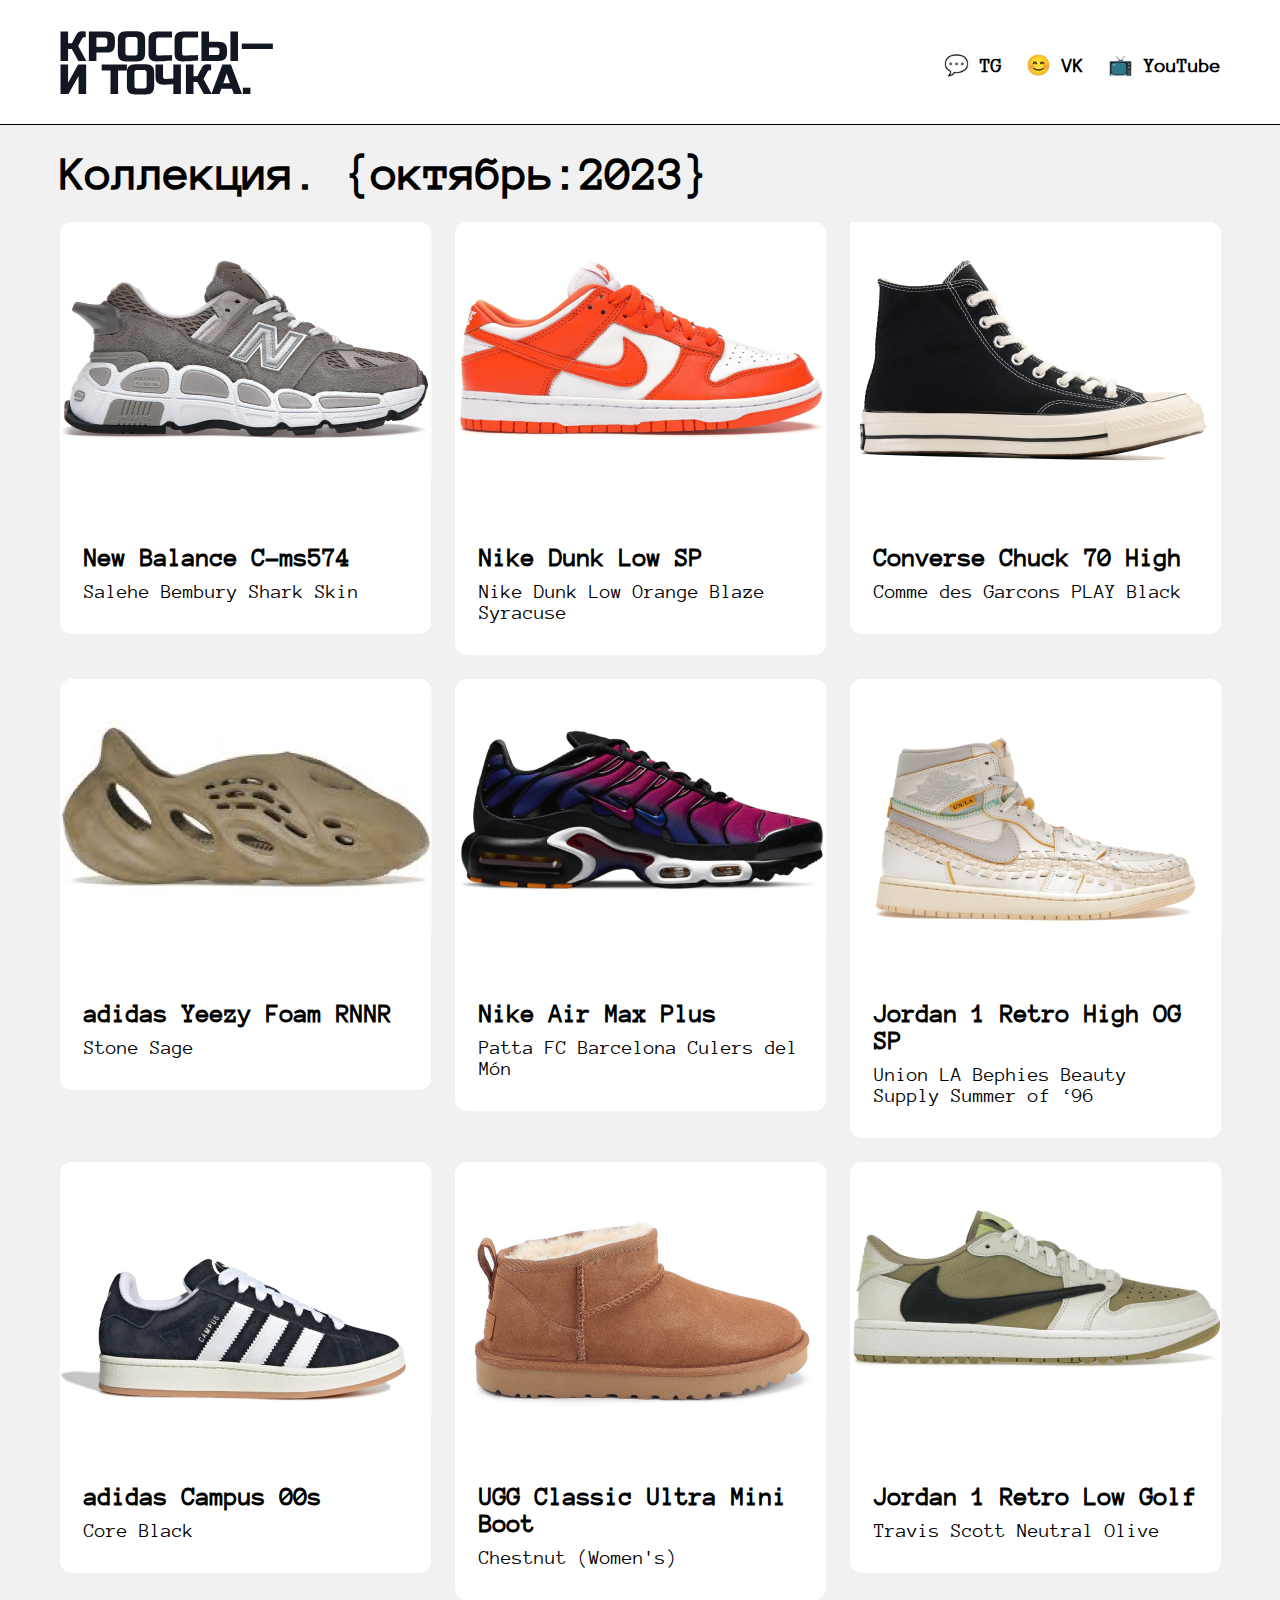
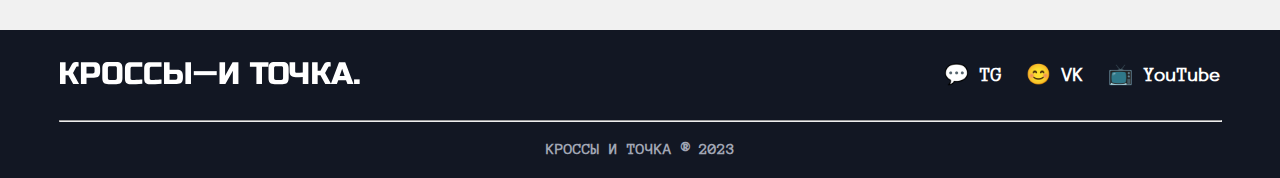
<file: index.html>
<!DOCTYPE html>
<html lang="ru">
  <head>
    <meta charset="UTF-8" />
    <meta name="viewport" content="width=device-width, initial-scale=1.0" />
    <link rel="shortcut icon" href="img/ico.png" type="image/png" />
    <link rel="stylesheet" href="styles/style.css" />
    <title>Кросы и точка</title>
  </head>
  <body>
    <header class="header">
      <div class="container">
        <a class="logo-header" href="/index.html">
          <img src="img/logo.svg" alt="logo" />
        </a>
        <div class="social-block">
          <a href="#"><li class="menu-item">💬 TG</li></a>
          <a href="#"><li class="menu-item">😊 VK</li></a>
          <a href="#"><li class="menu-item">📺 YouTube</li></a>
        </div>
      </div>
    </header>

    <main class="main">
      <div class="container">
        <h2 class="main-title">Коллекция. {октябрь:2023}</h2>
        <div class="main-items">
          <a href="pages/balance.html" class="main-item">
            <div class="main-item-img">
              <img src="img/image 6.png" alt="New Balance C-ms574" />
            </div>
            <div class="main-item-content">
              <div class="main-item-title">New Balance C-ms574</div>
              <div class="main-item-details">Salehe Bembury Shark Skin</div>
            </div>
          </a>
          <a href="pages/nike.html" class="main-item">
            <div class="main-item-img">
              <img src="img/image 7.png" alt="Nike Dunk Low SP" />
            </div>
            <div class="main-item-content">
              <div class="main-item-title">Nike Dunk Low SP</div>
              <div class="main-item-details">
                Nike Dunk Low Orange Blaze Syracuse
              </div>
            </div>
          </a>
          <a href="pages/converse.html" class="main-item">
            <div class="main-item-img">
              <img src="img/image 10.png" alt="Converse Chuck 70 High" />
            </div>
            <div class="main-item-content">
              <div class="main-item-title">Converse Chuck 70 High</div>
              <div class="main-item-details">Comme des Garcons PLAY Black</div>
            </div>
          </a>
          <div class="main-item">
            <div class="main-item-img">
              <img src="img/image 9.png" alt="adidas Yeezy Foam RNNR" />
            </div>
            <div class="main-item-content">
              <div class="main-item-title">adidas Yeezy Foam RNNR</div>
              <div class="main-item-details">Stone Sage</div>
            </div>
          </div>
          <div class="main-item">
            <div class="main-item-img">
              <img
                src="img/image 1.png"
                alt="Converse Chuck Taylor All Star 70 Hi"
              />
            </div>
            <div class="main-item-content">
              <div class="main-item-title">Nike Air Max Plus</div>
              <div class="main-item-details">
                Patta FC Barcelona Culers del Món
              </div>
            </div>
          </div>
          <div class="main-item">
            <div class="main-item-img">
              <img src="img/image 2.png" alt="Jordan 1 Retro High OG SP" />
            </div>
            <div class="main-item-content">
              <div class="main-item-title">Jordan 1 Retro High OG SP</div>
              <div class="main-item-details">
                Union LA Bephies Beauty Supply Summer of ‘96
              </div>
            </div>
          </div>
          <div class="main-item">
            <div class="main-item-img">
              <img src="img/image 3.png" alt="adidas Campus 00s" />
            </div>
            <div class="main-item-content">
              <div class="main-item-title">adidas Campus 00s</div>
              <div class="main-item-details">Core Black</div>
            </div>
          </div>
          <div class="main-item">
            <div class="main-item-img">
              <img src="img/image 5.png" alt="UGG Classic Ultra Mini Boot" />
            </div>
            <div class="main-item-content">
              <div class="main-item-title">UGG Classic Ultra Mini Boot</div>
              <div class="main-item-details">Chestnut (Women's)</div>
            </div>
          </div>
          <div class="main-item">
            <div class="main-item-img">
              <img src="img/image 8.png" alt="Jordan 1 Retro Low Golf" />
            </div>
            <div class="main-item-content">
              <div class="main-item-title">Jordan 1 Retro Low Golf</div>
              <div class="main-item-details">Travis Scott Neutral Olive</div>
            </div>
          </div>
        </div>
      </div>
    </main>

    <footer class="footer">
      <div class="container">
        <div class="logo-footer">
          <img src="img/logo-footer.svg" alt="logo" />
        </div>
        <div class="social-block">
          <a href="#"><li class="menu-item">💬 TG</li></a>
          <a href="#"><li class="menu-item">😊 VK</li></a>
          <a href="#"><li class="menu-item">📺 YouTube</li></a>
        </div>
      </div>
      <hr />
      <div class="end-footer">КРОССЫ И ТОЧКА ® 2023</div>
    </footer>
  </body>
</html>
</file>
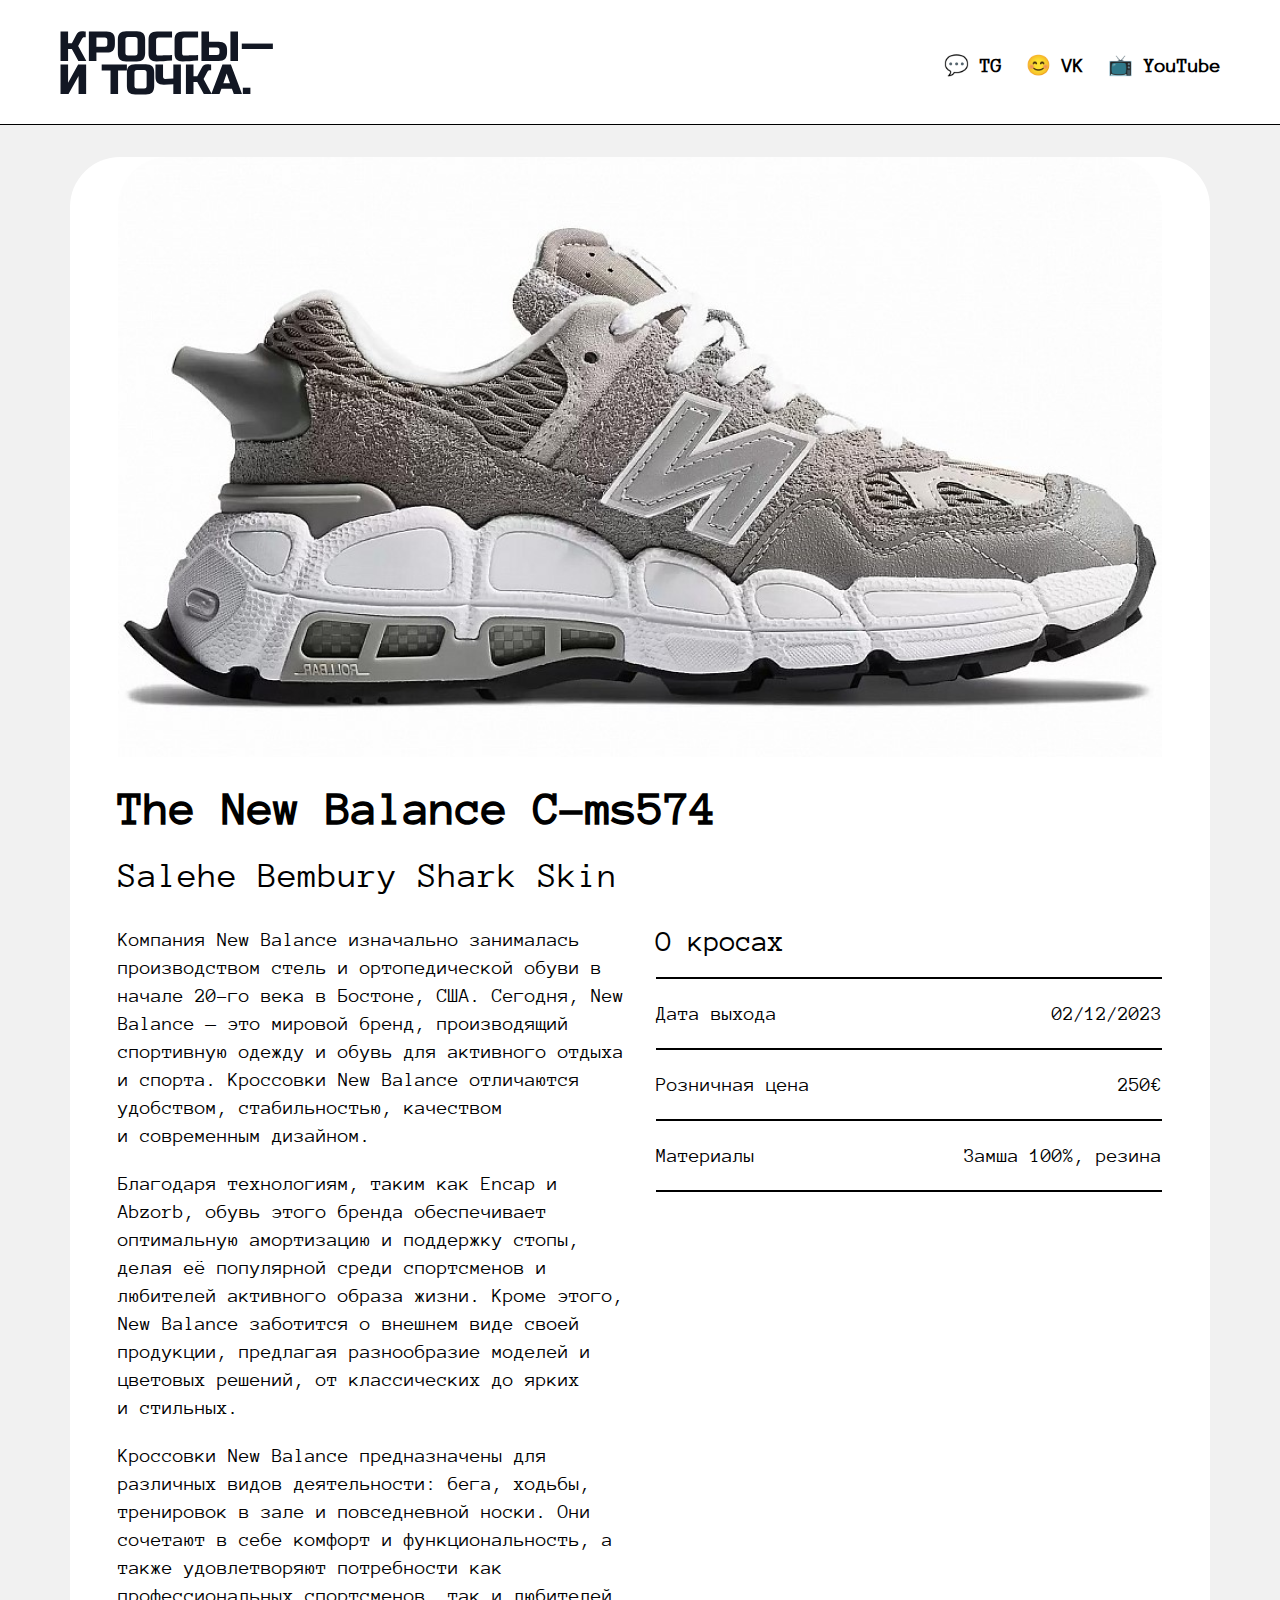
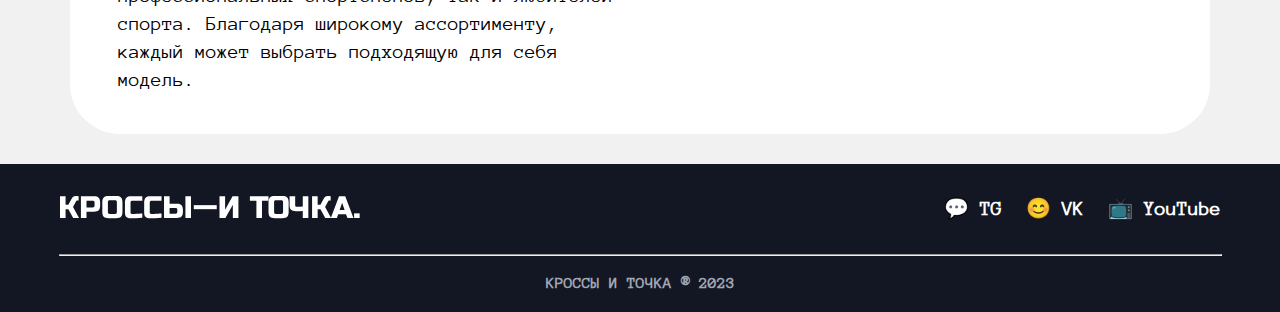
<file: pages/balance.html>
<!DOCTYPE html>
<html lang="en">
  <head>
    <meta charset="UTF-8" />
    <meta name="viewport" content="width=device-width, initial-scale=1.0" />
    <link rel="shortcut icon" href="../img/ico.png" type="image/png" />
    <link rel="stylesheet" href="../styles/style.css" />
    <title>New Balance C-ms574</title>
  </head>
  <body>
    <header class="header">
      <div class="container">
        <a class="logo-header" href="../index.html">
          <img src="../img/logo.svg" alt="logo" />
        </a>
        <div class="social-block">
          <a href="#"><li class="menu-item">💬 TG</li></a>
          <a href="#"><li class="menu-item">😊 VK</li></a>
          <a href="#"><li class="menu-item">📺 YouTube</li></a>
        </div>
      </div>
    </header>

    <main class="main">
      <div class="main-conteiner">
        <div class="main-img">
          <img src="../img/the-new-balance-c-ms574-big__img.png" alt="nike" />
        </div>
        <div class="main-text">
          <h1 class="main-title">The New Balance C-ms574</h1>
          <div class="main-slogan">Salehe Bembury Shark Skin</div>
          <div class="main-content">
            <div class="main-discription">
              <p>
                Компания New Balance изначально занималась производством стель
                и ортопедической обуви в начале 20-го века в Бостоне, США.
                Сегодня, New Balance — это мировой бренд, производящий
                спортивную одежду и обувь для активного отдыха и спорта.
                Кроссовки New Balance отличаются удобством, стабильностью,
                качеством и современным дизайном.
              </p>
              <p>
                Благодаря технологиям, таким как Encap и Abzorb, обувь этого
                бренда обеспечивает оптимальную амортизацию и поддержку стопы,
                делая её популярной среди спортсменов и любителей активного
                образа жизни. Кроме этого, New Balance заботится о внешнем виде
                своей продукции, предлагая разнообразие моделей и цветовых
                решений, от классических до ярких и стильных.
              </p>
              <p>
                Кроссовки New Balance предназначены для различных видов
                деятельности: бега, ходьбы, тренировок в зале и повседневной
                носки. Они сочетают в себе комфорт и функциональность, а также
                удовлетворяют потребности как профессиональных спортсменов, так
                и любителей спорта. Благодаря широкому ассортименту, каждый
                может выбрать подходящую для себя модель.
              </p>
            </div>
            <div class="main-sneakers-info">
              <div class="info-title">О кросах</div>
              <div class="line-info"></div>
              <div class="info-data">
                <div class="date-release">Дата выхода</div>
                <div class="date">02/12/2023</div>
              </div>
              <div class="line-info"></div>
              <div class="info-data">
                <div class="price-title">Розничная цена</div>
                <div class="price">250€</div>
              </div>
              <div class="line-info"></div>
              <div class="info-data">
                <div class="material-title">Материалы</div>
                <div class="material-compound">Замша 100%, резина</div>
              </div>
              <div class="line-info"></div>
            </div>
          </div>
        </div>
      </div>
    </main>

    <footer class="footer">
      <div class="container">
        <div class="logo-footer">
          <img src="../img/logo-footer.svg" alt="logo" />
        </div>
        <div class="social-block">
          <a href="#"><li class="menu-item">💬 TG</li></a>
          <a href="#"><li class="menu-item">😊 VK</li></a>
          <a href="#"><li class="menu-item">📺 YouTube</li></a>
        </div>
      </div>
      <hr />
      <div class="end-footer">КРОССЫ И ТОЧКА ® 2023</div>
    </footer>
  </body>
</html>
</file>
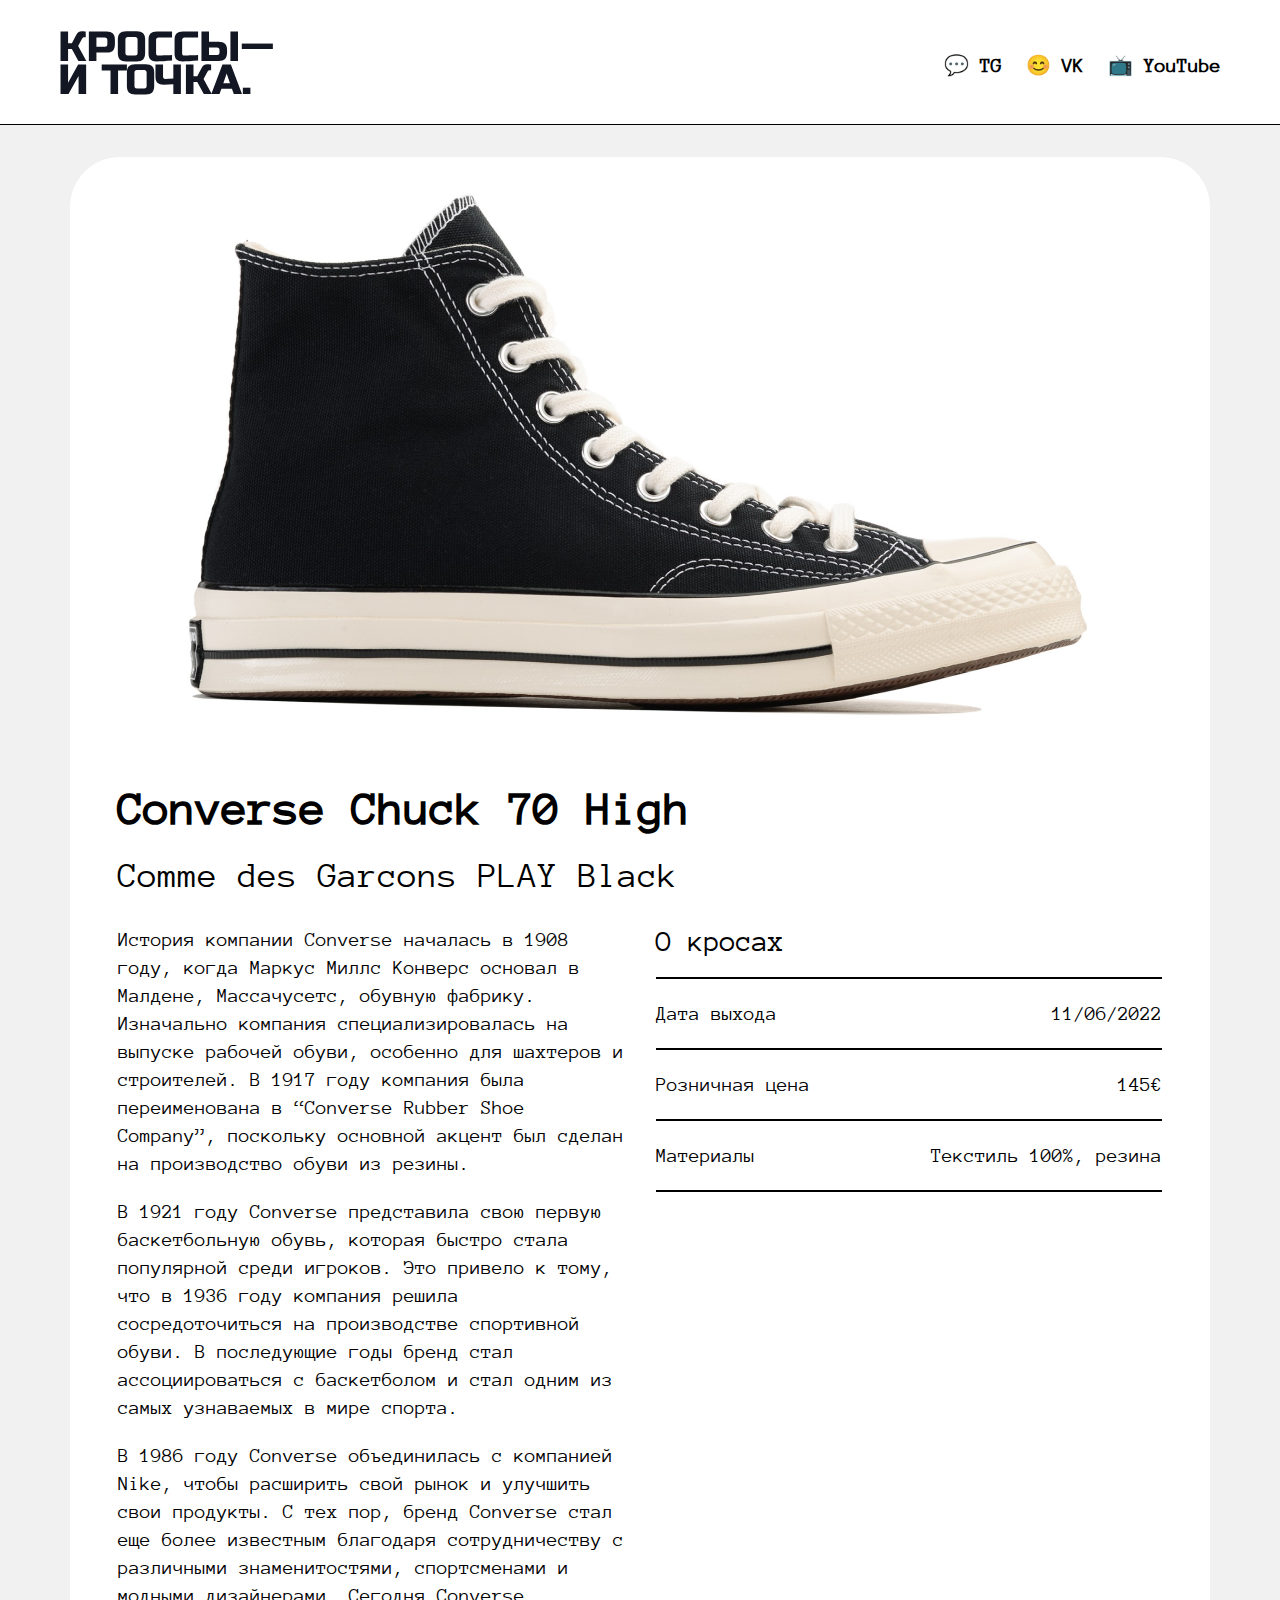
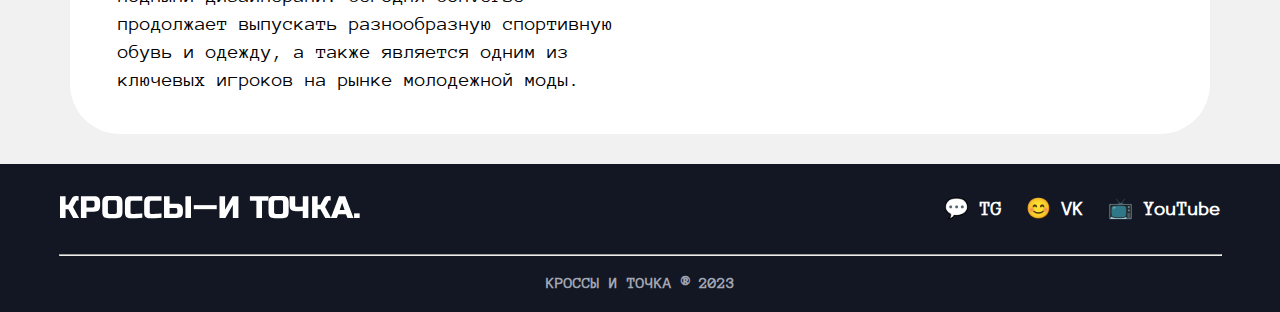
<file: pages/converse.html>
<!DOCTYPE html>
<html lang="en">
  <head>
    <meta charset="UTF-8" />
    <meta name="viewport" content="width=device-width, initial-scale=1.0" />
    <link rel="shortcut icon" href="../img/ico.png" type="image/png" />
    <link rel="stylesheet" href="../styles/style.css" />
    <title>Converse Chuck 70 High</title>
  </head>
  <body>
    <header class="header">
      <div class="container">
        <a class="logo-header" href="../index.html">
          <img src="../img/logo.svg" alt="logo" />
        </a>
        <div class="social-block">
          <a href="#"><li class="menu-item">💬 TG</li></a>
          <a href="#"><li class="menu-item">😊 VK</li></a>
          <a href="#"><li class="menu-item">📺 YouTube</li></a>
        </div>
      </div>
    </header>

    <main class="main">
      <div class="main-conteiner">
        <div class="main-img">
          <img
            src="../img/converse-chuck-70-high-big__img.png"
            alt="converse"
          />
        </div>
        <div class="main-text">
          <h1 class="main-title">Converse Chuck 70 High</h1>
          <div class="main-slogan">Comme des Garcons PLAY Black</div>
          <div class="main-content">
            <div class="main-discription">
              <p>
                История компании Converse началась в 1908 году, когда Маркус
                Миллс Конверс основал в Малдене, Массачусетс, обувную фабрику.
                Изначально компания специализировалась на выпуске рабочей обуви,
                особенно для шахтеров и строителей. В 1917 году компания была
                переименована в “Converse Rubber Shoe Company”, поскольку
                основной акцент был сделан на производство обуви из резины.
              </p>
              <p>
                В 1921 году Converse представила свою первую баскетбольную
                обувь, которая быстро стала популярной среди игроков. Это
                привело к тому, что в 1936 году компания решила сосредоточиться
                на производстве спортивной обуви. В последующие годы бренд стал
                ассоциироваться с баскетболом и стал одним из самых узнаваемых в
                мире спорта.
              </p>
              <p>
                В 1986 году Converse объединилась с компанией Nike, чтобы
                расширить свой рынок и улучшить свои продукты. С тех пор, бренд
                Converse стал еще более известным благодаря сотрудничеству с
                различными знаменитостями, спортсменами и модными дизайнерами.
                Сегодня Converse продолжает выпускать разнообразную спортивную
                обувь и одежду, а также является одним из ключевых игроков на
                рынке молодежной моды.
              </p>
            </div>
            <div class="main-sneakers-info">
              <div class="info-title">О кросах</div>
              <div class="line-info"></div>
              <div class="info-data">
                <div class="date-release">Дата выхода</div>
                <div class="date">11/06/2022</div>
              </div>
              <div class="line-info"></div>
              <div class="info-data">
                <div class="price-title">Розничная цена</div>
                <div class="price">145€</div>
              </div>
              <div class="line-info"></div>
              <div class="info-data">
                <div class="material-title">Материалы</div>
                <div class="material-compound">Текстиль 100%, резина</div>
              </div>
              <div class="line-info"></div>
            </div>
          </div>
        </div>
      </div>
    </main>

    <footer class="footer">
      <div class="container">
        <div class="logo-footer">
          <img src="../img/logo-footer.svg" alt="logo" />
        </div>
        <div class="social-block">
          <a href="#"><li class="menu-item">💬 TG</li></a>
          <a href="#"><li class="menu-item">😊 VK</li></a>
          <a href="#"><li class="menu-item">📺 YouTube</li></a>
        </div>
      </div>
      <hr />
      <div class="end-footer">КРОССЫ И ТОЧКА ® 2023</div>
    </footer>
  </body>
</html>
</file>
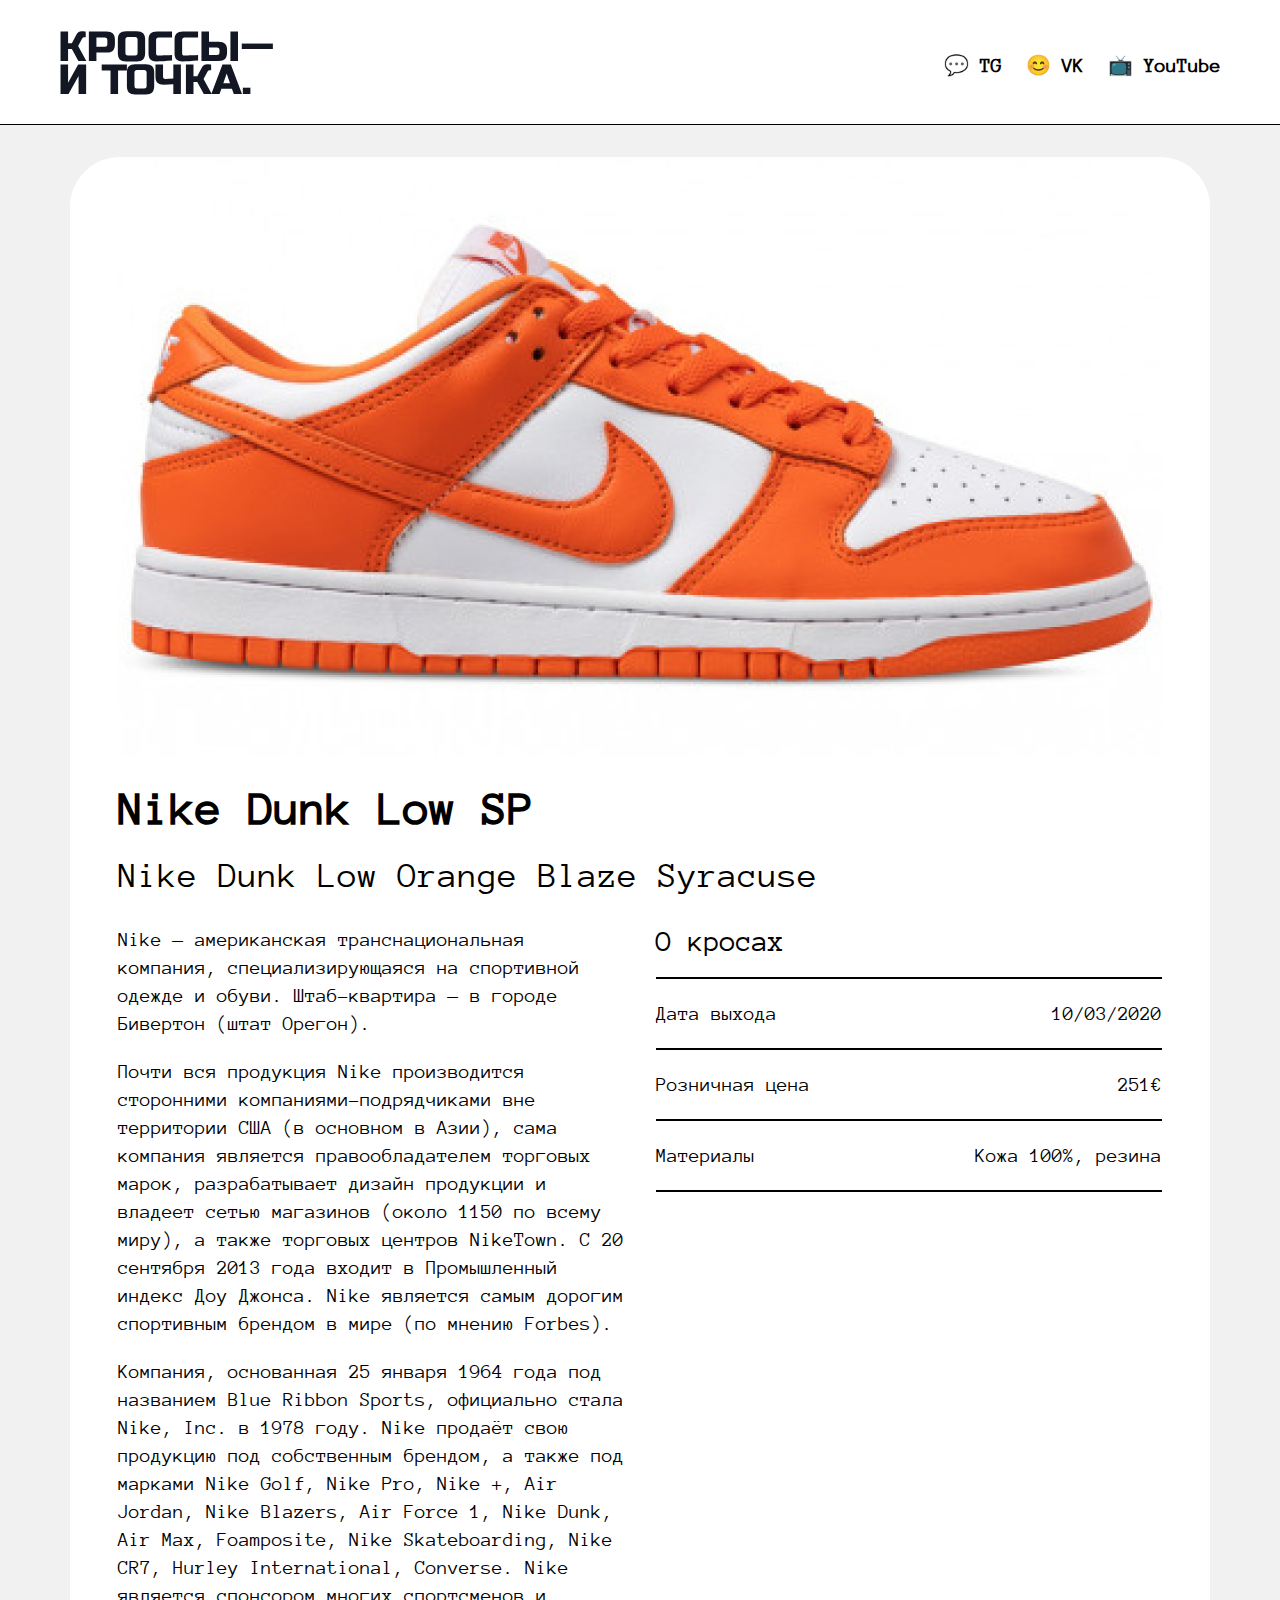
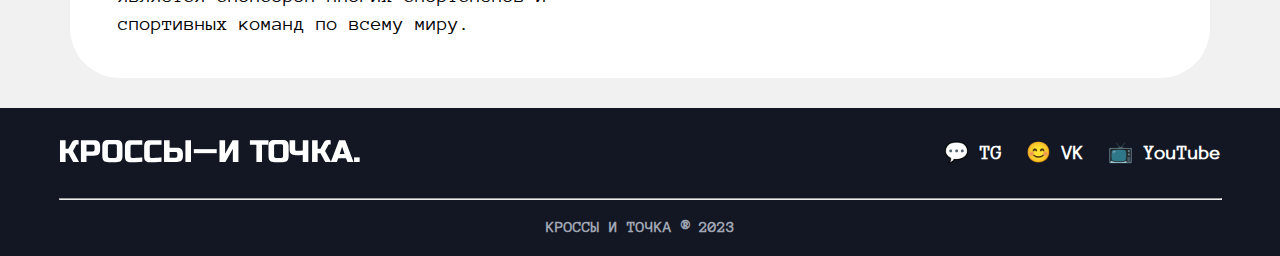
<file: pages/nike.html>
<!DOCTYPE html>
<html lang="en">
  <head>
    <meta charset="UTF-8" />
    <meta name="viewport" content="width=device-width, initial-scale=1.0" />
    <link rel="shortcut icon" href="../img/ico.png" type="image/png" />
    <link rel="stylesheet" href="../styles/style.css" />
    <title>Nike Air Max Plus</title>
  </head>
  <body>
    <header class="header">
      <div class="container">
        <a class="logo-header" href="../index.html">
          <img src="../img/logo.svg" alt="logo" />
        </a>
        <div class="social-block">
          <a href="#"><li class="menu-item">💬 TG</li></a>
          <a href="#"><li class="menu-item">😊 VK</li></a>
          <a href="#"><li class="menu-item">📺 YouTube</li></a>
        </div>
      </div>
    </header>

    <main class="main">
      <div class="main-conteiner">
        <div class="main-img">
          <img src="../img/nike-dunk-low-sp-big__img.png" alt="nike" />
        </div>
        <div class="main-text">
          <h1 class="main-title">Nike Dunk Low SP</h1>
          <div class="main-slogan">Nike Dunk Low Orange Blaze Syracuse</div>
          <div class="main-content">
            <div class="main-discription">
              <p>
                Nike — американская транснациональная компания,
                специализирующаяся на спортивной одежде и обуви. Штаб-квартира —
                в городе Бивертон (штат Орегон).
              </p>
              <p>
                Почти вся продукция Nike производится сторонними
                компаниями-подрядчиками вне территории США (в основном в Азии),
                сама компания является правообладателем торговых марок,
                разрабатывает дизайн продукции и владеет сетью магазинов (около
                1150 по всему миру), а также торговых центров NikeTown. С 20
                сентября 2013 года входит в Промышленный индекс Доу Джонса. Nike
                является самым дорогим спортивным брендом в мире (по мнению
                Forbes).
              </p>
              <p>
                Компания, основанная 25 января 1964 года под названием Blue
                Ribbon Sports, официально стала Nike, Inc. в 1978 году. Nike
                продаёт свою продукцию под собственным брендом, а также под
                марками Nike Golf, Nike Pro, Nike +, Air Jordan, Nike Blazers,
                Air Force 1, Nike Dunk, Air Max, Foamposite, Nike Skateboarding,
                Nike CR7, Hurley International, Converse. Nike является
                спонсором многих спортсменов и спортивных команд по всему миру.
              </p>
            </div>
            <div class="main-sneakers-info">
              <h3 class="info-title">О кросах</h3>
              <div class="line-info"></div>
              <div class="info-data">
                <div class="date-release">Дата выхода</div>
                <div class="date">10/03/2020</div>
              </div>
              <div class="line-info"></div>
              <div class="info-data">
                <div class="price-title">Розничная цена</div>
                <div class="price">251€</div>
              </div>
              <div class="line-info"></div>
              <div class="info-data">
                <div class="material-title">Материалы</div>
                <div class="material-compound">Кожа 100%, резина</div>
              </div>
              <div class="line-info"></div>
            </div>
          </div>
        </div>
      </div>
    </main>

    <footer class="footer">
      <div class="container">
        <div class="logo-footer">
          <img src="../img/logo-footer.svg" alt="logo" />
        </div>
        <div class="social-block">
          <a href="#"><li class="menu-item">💬 TG</li></a>
          <a href="#"><li class="menu-item">😊 VK</li></a>
          <a href="#"><li class="menu-item">📺 YouTube</li></a>
        </div>
      </div>
      <hr />
      <div class="end-footer">КРОССЫ И ТОЧКА ® 2023</div>
    </footer>
  </body>
</html>
</file>
<file: styles/style.css>
@import url(sneakers.css);

@font-face {
  font-family: AnonymousPro;
  src: url(../fonts/AnonymousPro-Regular.ttf);
}

* {
  margin: 0;
  padding: 0;
}

body {
  background-color: #f1f1f1;
  font-family: AnonymousPro;
}

a {
  text-decoration: none;
  color: black;
  font-size: 20px;
  font-weight: 700;
}

li {
  list-style: none;
}

hr {
  max-width: 1161px;
  margin: 0 auto;
}

.container {
  width: 1161px;
  margin: 0 auto;
}

header {
  padding-top: 1px;
  padding-bottom: 25px;
  background-color: #fff;
  border-bottom: 1px solid black;
}

header .container {
  display: flex;
  justify-content: space-between;
  margin-top: 30px;
  align-items: center;
}

.social-block {
  display: flex;
  gap: 24px;
}

.main-title {
  font-size: 48px;
  font-weight: 700;
  margin: 24px 0;
}

.container .main-items {
  margin: 0 auto;
}

.main-items {
  display: grid;
  grid-template-columns: repeat(3, 371px);
  gap: 24px;
  justify-content: center;
}

.main-item {
  border-radius: 12px;
  background-color: white;
  height: fit-content;
}

.main-item:hover {
  transform: translateY(-10px);
}

.main-item-title {
  font-size: 26px;
  font-weight: 700;
  margin-top: 32px;
  max-width: 323px;
}

.main-item-details {
  font-size: 20px;
  font-weight: 400;
  margin-top: 10px;
  max-width: 323px;
}

.main-item-content {
  padding: 32px 24px;
}

footer {
  background-color: #121723;
}

footer .container {
  display: flex;
  justify-content: space-between;
  margin-top: 30px;
  padding: 32px 0;
}

footer a {
  color: white;
}

.end-footer {
  color: #a1a6b4;
  font-size: 16px;
  font-weight: 700;
  padding-top: 18px;
  padding-bottom: 21px;
  text-align: center;
}

@media screen and (max-width: 400px) {
  .container {
    max-width: 380px;
  }

  header .container {
    display: flex;
    flex-direction: column;
    gap: 24px;
    margin-top: 30px;
  }

  hr {
    max-width: 343px;
    margin: 0 auto;
  }

  .main-title {
    font-size: 32px;
    font-weight: 700;
    /* width: 251px; */
    margin: 24px 0;
    /* padding-left: 16px; */
  }

  h2 {
    padding-left: 25px;
  }

  .main-items {
    grid-template-columns: repeat(1, 343px);
    gap: 16px;
    justify-content: flex-start;
    padding: 0 16px;
  }

  .main-item-img img {
    width: 343px;
  }

  footer .container {
    display: flex;
    flex-direction: column;
    margin-top: 30px;
    padding: 32px 0;
    align-items: center;
  }
}
</file>
